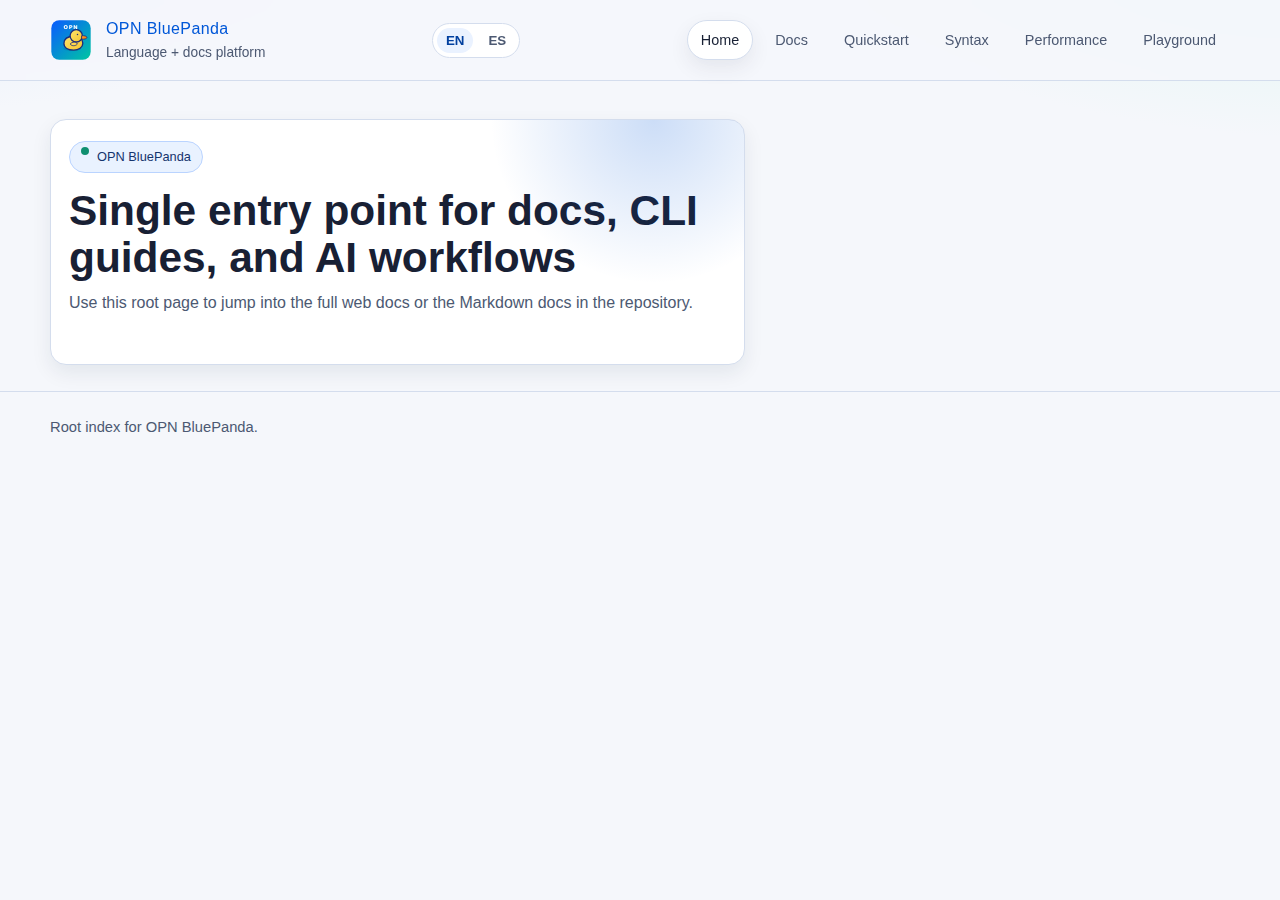
<file: index.html>
﻿<!doctype html>
<html lang="en">
<head>
  <meta charset="utf-8" />
  <meta name="viewport" content="width=device-width, initial-scale=1" />
  <title>OPN BluePanda | Home</title>
  <meta name="description" content="Root landing page for OPN BluePanda documentation and web tools." />
  <link rel="icon" type="image/svg+xml" href="docs/html/assets/logo-opn.svg" />
  <link rel="stylesheet" href="docs/html/styles.css" />
</head>
<body>
  <div class="site-shell">
    <header class="topbar"><div class="container topbar-inner">
      <a class="brand" href="index.html"><img class="brand-icon" src="docs/html/assets/logo-opn.svg" alt="OPN logo" /><div><p class="brand-title">OPN BluePanda</p><p class="brand-subtitle" data-i18n="brand_subtitle">Language + docs platform</p></div></a>
      <div class="topbar-actions"><div class="lang-toggle"><button type="button" data-lang-switch="en">EN</button><button type="button" data-lang-switch="es">ES</button></div><button class="menu-toggle" data-menu-toggle aria-expanded="false" aria-controls="main-nav" data-i18n="menu_btn">Menu</button></div>
      <nav id="main-nav" class="nav" data-main-nav><a href="index.html" data-i18n="nav_home">Home</a><a href="docs/html/index.html" data-i18n="nav_docs">Docs</a><a href="docs/html/quickstart.html" data-i18n="nav_quickstart">Quickstart</a><a href="docs/html/syntax.html" data-i18n="nav_syntax">Syntax</a><a href="docs/html/performance.html" data-i18n="nav_perf">Performance</a><a href="docs/html/playground.html" data-i18n="nav_playground">Playground</a></nav>
    </div></header>

    <section class="hero"><div class="container hero-grid">
      <article class="panel hero-panel float-in"><span class="kicker"><span class="pulse-dot" aria-hidden="true"></span> OPN BluePanda</span><h1 class="page-title" data-i18n="title">Single entry point for docs, CLI guides, and AI workflows</h1><p class="page-intro" data-i18n="intro">Use this root page to jump into the full web docs or the Markdown docs in the repository.</p></article>
      <aside class="panel reveal"><h2 data-i18n="quick_access">Quick links</h2><ul class="list-clean"><li><a href="docs/html/index.html" data-i18n="acc_1">Main docs portal</a></li><li><a href="docs/html/cli.html">CLI</a></li><li><a href="docs/html/ia-form.html" data-i18n="acc_2">AI prompt guide</a></li><li><a href="README.md" data-i18n="acc_3">Repository README</a></li></ul></aside>
    </div></section>

    <footer class="footer"><div class="container" data-i18n="footer">Root index for OPN BluePanda.</div></footer>
  </div>

  <script>
    window.OPN_I18N = {
      en: {
        brand_subtitle: 'Language + docs platform', menu_btn: 'Menu', nav_home: 'Home', nav_docs: 'Docs', nav_quickstart: 'Quickstart', nav_syntax: 'Syntax', nav_perf: 'Performance', nav_playground: 'Playground',
        title: 'Single entry point for docs, CLI guides, and AI workflows', intro: 'Use this root page to jump into the full web docs or the Markdown docs in the repository.',
        quick_access: 'Quick links', acc_1: 'Main docs portal', acc_2: 'AI prompt guide', acc_3: 'Repository README', footer: 'Root index for OPN BluePanda.', copied: 'Copied', copy_error: 'Error'
      },
      es: {
        brand_subtitle: 'Plataforma de lenguaje y documentacion', menu_btn: 'Menu', nav_home: 'Inicio', nav_docs: 'Docs', nav_quickstart: 'Inicio rapido', nav_syntax: 'Sintaxis', nav_perf: 'Rendimiento', nav_playground: 'Playground',
        title: 'Punto unico de entrada para docs, CLI y flujos IA', intro: 'Usa esta pagina raiz para entrar a la web de documentacion o a los Markdown del repositorio.',
        quick_access: 'Enlaces rapidos', acc_1: 'Portal principal de docs', acc_2: 'Guia de prompt IA', acc_3: 'README del repositorio', footer: 'Indice raiz de OPN BluePanda.', copied: 'Copiado', copy_error: 'Error'
      }
    };
  </script>
  <script src="docs/html/js/main.js"></script>
  <script src="docs/html/js/docs.js"></script>
</body>
</html>
</file>
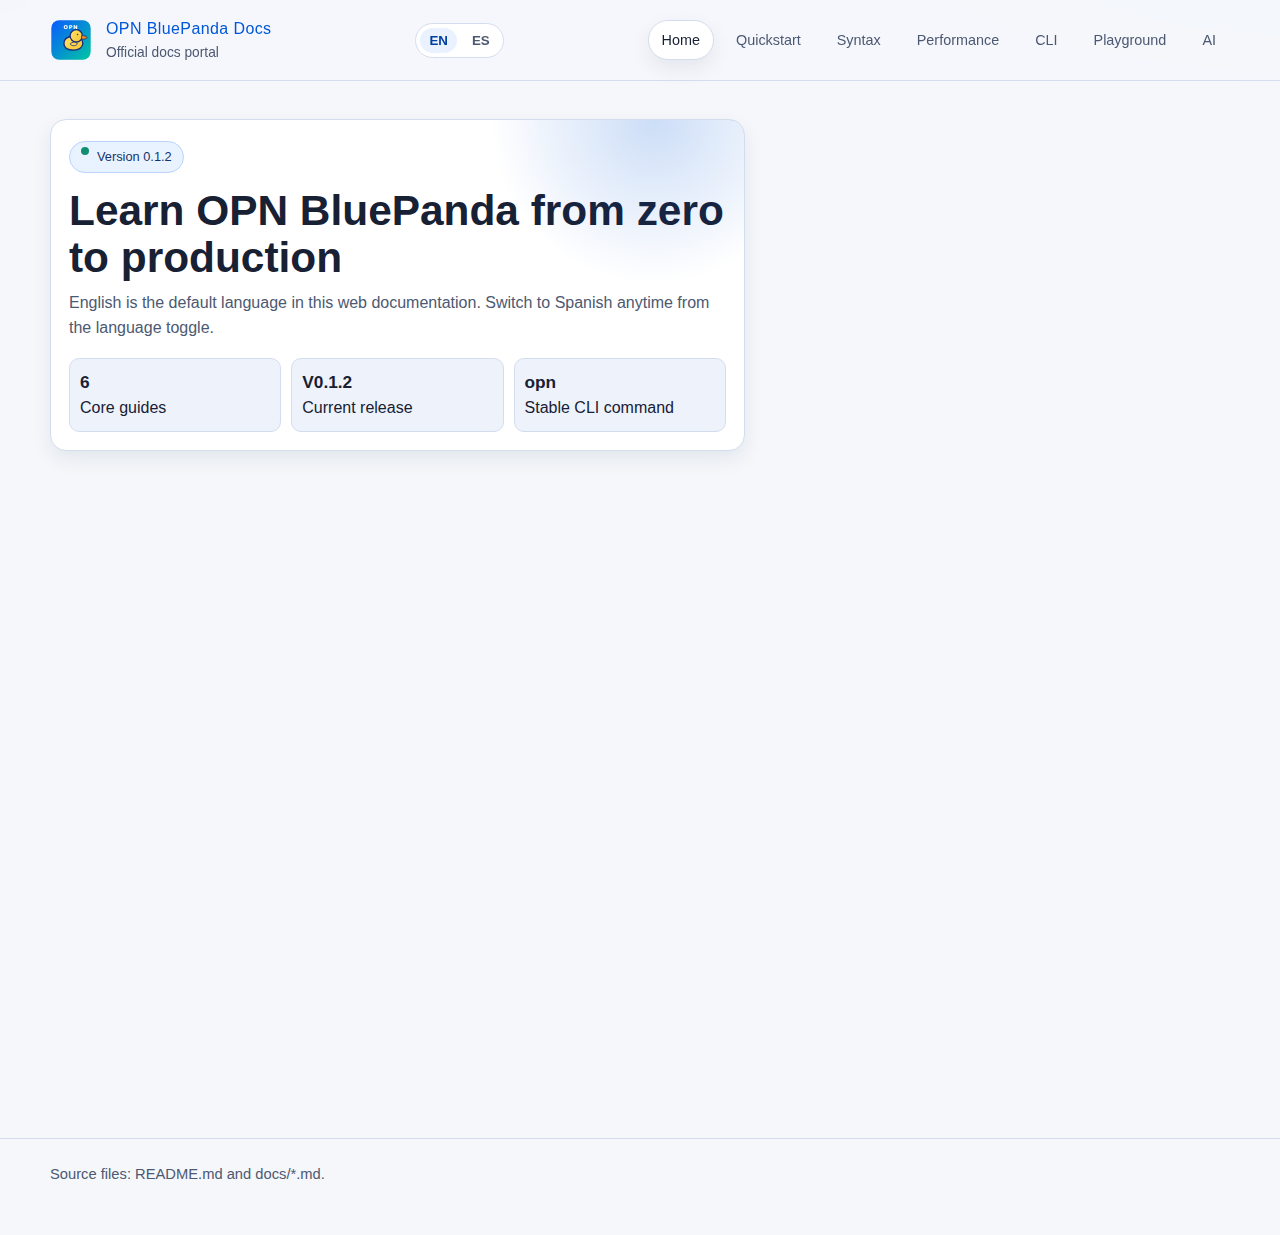
<file: docs/html/index.html>
﻿<!doctype html>
<html lang="en">
<head>
  <meta charset="utf-8" />
  <meta name="viewport" content="width=device-width, initial-scale=1" />
  <title>OPN BluePanda Docs | Home</title>
  <meta name="description" content="Official OPN BluePanda documentation portal. English first, Spanish optional." />
  <link rel="icon" type="image/svg+xml" href="assets/logo-opn.svg" />
  <link rel="stylesheet" href="styles.css" />
</head>
<body data-page="docs-home">
  <div class="site-shell">
    <header class="topbar">
      <div class="container topbar-inner">
        <a class="brand" href="index.html" aria-label="OPN BluePanda docs">
          <img class="brand-icon" src="assets/logo-opn.svg" alt="OPN logo" />
          <div>
            <p class="brand-title">OPN BluePanda Docs</p>
            <p class="brand-subtitle" data-i18n="brand_subtitle">Official docs portal</p>
          </div>
        </a>

        <div class="topbar-actions">
          <div class="lang-toggle" aria-label="Language switcher">
            <button type="button" data-lang-switch="en">EN</button>
            <button type="button" data-lang-switch="es">ES</button>
          </div>
          <button class="menu-toggle" data-menu-toggle aria-expanded="false" aria-controls="main-nav" data-i18n="menu_btn">Menu</button>
        </div>

        <nav id="main-nav" class="nav" data-main-nav>
          <a href="index.html" data-i18n="nav_home">Home</a>
          <a href="quickstart.html" data-i18n="nav_quickstart">Quickstart</a>
          <a href="syntax.html" data-i18n="nav_syntax">Syntax</a>
          <a href="performance.html" data-i18n="nav_perf">Performance</a>
          <a href="cli.html">CLI</a>
          <a href="playground.html" data-i18n="nav_playground">Playground</a>
          <a href="ia-form.html" data-i18n="nav_ai">AI</a>
        </nav>
      </div>
    </header>

    <section class="hero">
      <div class="container hero-grid">
        <article class="panel hero-panel float-in">
          <span class="kicker"><span class="pulse-dot" aria-hidden="true"></span> <span data-i18n="kicker">Version 0.1.2</span></span>
          <h1 class="page-title" data-i18n="hero_title">Learn OPN BluePanda from zero to production</h1>
          <p class="page-intro" data-i18n="hero_intro">English is the default language in this web documentation. Switch to Spanish anytime from the language toggle.</p>
          <div class="stat-row">
            <div class="stat"><strong>6</strong><span data-i18n="stat_pages">Core guides</span></div>
            <div class="stat"><strong>V0.1.2</strong><span data-i18n="stat_version">Current release</span></div>
            <div class="stat"><strong>opn</strong><span data-i18n="stat_cli">Stable CLI command</span></div>
          </div>
        </article>

        <aside class="panel reveal">
          <div class="icon-title">
            <svg class="icon" aria-hidden="true"><use href="assets/icons.svg#i-book"></use></svg>
            <h2 data-i18n="routes_title">Recommended path</h2>
          </div>
          <ul class="list-clean">
            <li data-i18n="route_1" data-i18n-html="1">Start with <a href="quickstart.html">Quickstart</a>.</li>
            <li data-i18n="route_2" data-i18n-html="1">Review language rules in <a href="syntax.html">Syntax</a>.</li>
            <li data-i18n="route_3" data-i18n-html="1">Master commands in <a href="cli.html">CLI</a>.</li>
            <li data-i18n="route_4" data-i18n-html="1">Read optimization tips in <a href="performance.html">Performance</a>.</li>
            <li data-i18n="route_5" data-i18n-html="1">Use the long AI template in <a href="ia-form.html">AI Prompt</a>.</li>
          </ul>
        </aside>
      </div>
    </section>

    <main class="page-main">
      <div class="container">
        <section class="section section-grid grid-3">
          <article class="card hover-lift reveal">
            <div class="icon-title"><svg class="icon"><use href="assets/icons.svg#i-play"></use></svg><h3 data-i18n="card_q_title">Quickstart</h3></div>
            <p data-i18n="card_q_desc">Create, run, compile and package your first project.</p>
            <p><a href="quickstart.html" data-i18n="open_guide">Open guide</a></p>
          </article>

          <article class="card hover-lift reveal">
            <div class="icon-title"><svg class="icon"><use href="assets/icons.svg#i-code"></use></svg><h3 data-i18n="card_s_title">Syntax</h3></div>
            <p data-i18n="card_s_desc">Supported grammar, control flow, functions, classes and imports.</p>
            <p><a href="syntax.html" data-i18n="see_syntax">View syntax</a></p>
          </article>

          <article class="card hover-lift reveal">
            <div class="icon-title"><svg class="icon"><use href="assets/icons.svg#i-speed"></use></svg><h3 data-i18n="card_p_title">Performance</h3></div>
            <p data-i18n="card_p_desc">Practical rules to keep programs fast and maintainable.</p>
            <p><a href="performance.html" data-i18n="optimize_now">Read performance guide</a></p>
          </article>
        </section>

        <section class="section card reveal">
          <h2 data-i18n="example_title">Minimal OPN example</h2>
          <p class="page-intro" data-i18n="example_intro">Use this snippet to validate your runtime installation.</p>
          <p class="code-block-title">hello.opn</p>
          <pre id="home-code"><code>var name = "BluePanda";

function greet(person) {
    return "Hello, " + person + "!";
}

print(greet(name));</code></pre>
          <button class="btn-copy" data-copy-target="#home-code" data-i18n="copy_snippet">Copy snippet</button>
        </section>
      </div>
    </main>

    <footer class="footer">
      <div class="container" data-i18n="footer_note">Source files: README.md and docs/*.md.</div>
    </footer>
  </div>

  <script>
    window.OPN_I18N = {
      en: {
        brand_subtitle: 'Official docs portal',
        menu_btn: 'Menu',
        nav_home: 'Home',
        nav_quickstart: 'Quickstart',
        nav_syntax: 'Syntax',
        nav_perf: 'Performance',
        nav_playground: 'Playground',
        nav_ai: 'AI',
        kicker: 'Version 0.1.2',
        hero_title: 'Learn OPN BluePanda from zero to production',
        hero_intro: 'English is the default language in this web documentation. Switch to Spanish anytime from the language toggle.',
        stat_pages: 'Core guides',
        stat_version: 'Current release',
        stat_cli: 'Stable CLI command',
        routes_title: 'Recommended path',
        route_1: 'Start with <a href="quickstart.html">Quickstart</a>.',
        route_2: 'Review language rules in <a href="syntax.html">Syntax</a>.',
        route_3: 'Master commands in <a href="cli.html">CLI</a>.',
        route_4: 'Read optimization tips in <a href="performance.html">Performance</a>.',
        route_5: 'Use the long AI template in <a href="ia-form.html">AI Prompt</a>.',
        card_q_title: 'Quickstart',
        card_q_desc: 'Create, run, compile and package your first project.',
        open_guide: 'Open guide',
        card_s_title: 'Syntax',
        card_s_desc: 'Supported grammar, control flow, functions, classes and imports.',
        see_syntax: 'View syntax',
        card_p_title: 'Performance',
        card_p_desc: 'Practical rules to keep programs fast and maintainable.',
        optimize_now: 'Read performance guide',
        example_title: 'Minimal OPN example',
        example_intro: 'Use this snippet to validate your runtime installation.',
        copy_snippet: 'Copy snippet',
        footer_note: 'Source files: README.md and docs/*.md.',
        copied: 'Copied',
        copy_error: 'Error'
      },
      es: {
        brand_subtitle: 'Portal oficial de documentacion',
        menu_btn: 'Menu',
        nav_home: 'Inicio',
        nav_quickstart: 'Inicio rapido',
        nav_syntax: 'Sintaxis',
        nav_perf: 'Rendimiento',
        nav_playground: 'Playground',
        nav_ai: 'IA',
        kicker: 'Version 0.1.2',
        hero_title: 'Aprende OPN BluePanda desde cero hasta produccion',
        hero_intro: 'El idioma principal de esta web es ingles. Puedes cambiar a espanol con el selector de idioma.',
        stat_pages: 'Guias principales',
        stat_version: 'Version actual',
        stat_cli: 'Comando CLI estable',
        routes_title: 'Ruta recomendada',
        route_1: 'Empieza por <a href="quickstart.html">Inicio rapido</a>.',
        route_2: 'Revisa las reglas en <a href="syntax.html">Sintaxis</a>.',
        route_3: 'Domina comandos en <a href="cli.html">CLI</a>.',
        route_4: 'Lee optimizacion en <a href="performance.html">Rendimiento</a>.',
        route_5: 'Usa el prompt largo en <a href="ia-form.html">Prompt IA</a>.',
        card_q_title: 'Inicio rapido',
        card_q_desc: 'Crea, ejecuta, compila y empaqueta tu primer proyecto.',
        open_guide: 'Abrir guia',
        card_s_title: 'Sintaxis',
        card_s_desc: 'Gramatica soportada, flujo, funciones, clases e imports.',
        see_syntax: 'Ver sintaxis',
        card_p_title: 'Rendimiento',
        card_p_desc: 'Reglas practicas para mantener programas rapidos y mantenibles.',
        optimize_now: 'Leer guia de rendimiento',
        example_title: 'Ejemplo minimo OPN',
        example_intro: 'Usa este snippet para validar tu instalacion.',
        copy_snippet: 'Copiar snippet',
        footer_note: 'Fuentes: README.md y docs/*.md.',
        copied: 'Copiado',
        copy_error: 'Error'
      }
    };
  </script>
  <script src="js/main.js"></script>
  <script src="js/docs.js"></script>
</body>
</html>
</file>
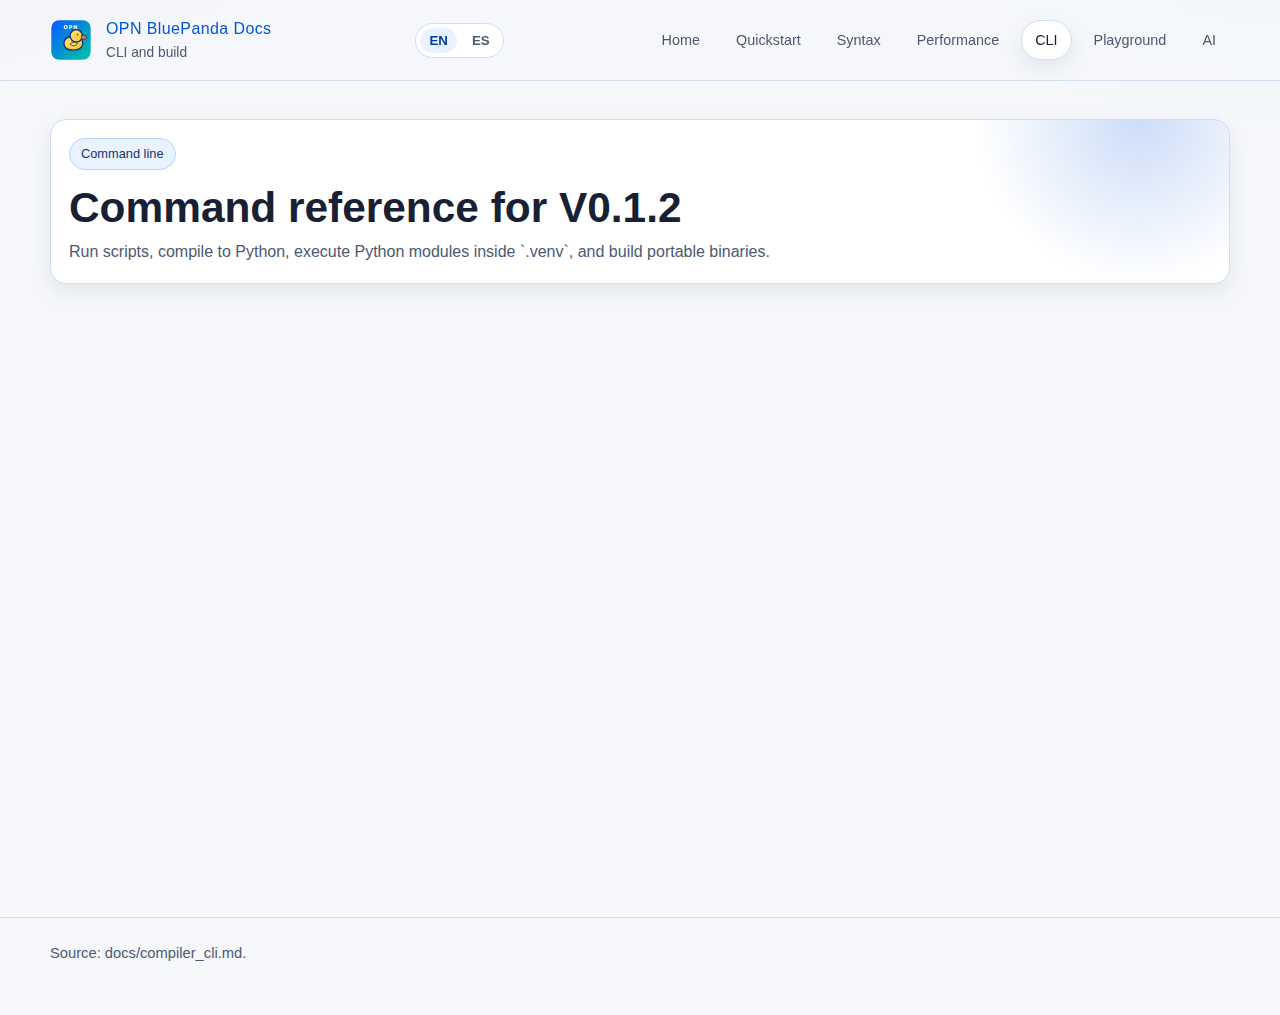
<file: docs/html/cli.html>
﻿<!doctype html>
<html lang="en">
<head>
  <meta charset="utf-8" />
  <meta name="viewport" content="width=device-width, initial-scale=1" />
  <title>OPN BluePanda Docs | CLI</title>
  <meta name="description" content="CLI reference for OPN BluePanda: run, compile, venv module proxy, and build." />
  <link rel="icon" type="image/svg+xml" href="assets/logo-opn.svg" />
  <link rel="stylesheet" href="styles.css" />
</head>
<body>
  <div class="site-shell">
    <header class="topbar"><div class="container topbar-inner">
      <a class="brand" href="index.html"><img class="brand-icon" src="assets/logo-opn.svg" alt="OPN logo" /><div><p class="brand-title">OPN BluePanda Docs</p><p class="brand-subtitle" data-i18n="brand_subtitle">CLI and build</p></div></a>
      <div class="topbar-actions"><div class="lang-toggle"><button type="button" data-lang-switch="en">EN</button><button type="button" data-lang-switch="es">ES</button></div><button class="menu-toggle" data-menu-toggle aria-expanded="false" aria-controls="main-nav" data-i18n="menu_btn">Menu</button></div>
      <nav id="main-nav" class="nav" data-main-nav><a href="index.html" data-i18n="nav_home">Home</a><a href="quickstart.html" data-i18n="nav_quickstart">Quickstart</a><a href="syntax.html" data-i18n="nav_syntax">Syntax</a><a href="performance.html" data-i18n="nav_perf">Performance</a><a href="cli.html">CLI</a><a href="playground.html" data-i18n="nav_playground">Playground</a><a href="ia-form.html" data-i18n="nav_ai">AI</a></nav>
    </div></header>

    <main class="page-main"><div class="container">
      <section class="hero"><article class="panel hero-panel"><span class="kicker">Command line</span><h1 class="page-title" data-i18n="title">Command reference for V0.1.2</h1><p class="page-intro" data-i18n="intro">Run scripts, compile to Python, execute Python modules inside `.venv`, and build portable binaries.</p></article></section>

      <section class="section section-grid grid-2" data-command-group>
        <article class="card reveal"><h2 data-i18n="basic">Core commands</h2><div class="command-tabs" data-command-tabs><button class="command-tab is-active" data-tab-target="cli-run">run</button><button class="command-tab" data-tab-target="cli-compile">compile</button><button class="command-tab" data-tab-target="cli-build">build</button></div><div id="cli-run" class="command-panel is-active"><pre><code>opn app.opn
opn run app.opn</code></pre></div><div id="cli-compile" class="command-panel"><pre><code>opn compile app.opn -o app.py
python app.py</code></pre></div><div id="cli-build" class="command-panel"><pre><code>opn build app.opn -o dist/app</code></pre></div></article>
        <article class="card reveal"><h2 data-i18n="venv">Environment modules</h2><pre id="cli-code-1"><code>opn -m pip install requests
opn -m pip list
opn -m pip --version</code></pre><button class="btn-copy" data-copy-target="#cli-code-1" data-i18n="copy">Copy</button></article>
      </section>

      <section class="section card reveal">
        <h2 data-i18n="pack">Portable build output</h2>
        <pre id="cli-code-2"><code>opn build game.opn
# dist/game.exe on Windows
# dist/game on Linux/macOS</code></pre>
        <button class="btn-copy" data-copy-target="#cli-code-2" data-i18n="copy">Copy</button>
      </section>
    </div></main>

    <footer class="footer"><div class="container" data-i18n="footer">Source: docs/compiler_cli.md.</div></footer>
  </div>

  <script>
    window.OPN_I18N = {
      en: {
        brand_subtitle: 'CLI and build', menu_btn: 'Menu', nav_home: 'Home', nav_quickstart: 'Quickstart', nav_syntax: 'Syntax', nav_perf: 'Performance', nav_playground: 'Playground', nav_ai: 'AI',
        title: 'Command reference for V0.1.2', intro: 'Run scripts, compile to Python, execute Python modules inside `.venv`, and build portable binaries.',
        basic: 'Core commands', venv: 'Environment modules', pack: 'Portable build output', copy: 'Copy',
        footer: 'Source: docs/compiler_cli.md.', copied: 'Copied', copy_error: 'Error'
      },
      es: {
        brand_subtitle: 'CLI y build', menu_btn: 'Menu', nav_home: 'Inicio', nav_quickstart: 'Inicio rapido', nav_syntax: 'Sintaxis', nav_perf: 'Rendimiento', nav_playground: 'Playground', nav_ai: 'IA',
        title: 'Referencia de comandos para V0.1.2', intro: 'Ejecuta scripts, compila a Python, lanza modulos dentro de `.venv` y genera binarios portables.',
        basic: 'Comandos base', venv: 'Modulos del entorno', pack: 'Salida de build portable', copy: 'Copiar',
        footer: 'Fuente: docs/compiler_cli.md.', copied: 'Copiado', copy_error: 'Error'
      }
    };
  </script>
  <script src="js/main.js"></script>
  <script src="js/docs.js"></script>
</body>
</html>
</file>
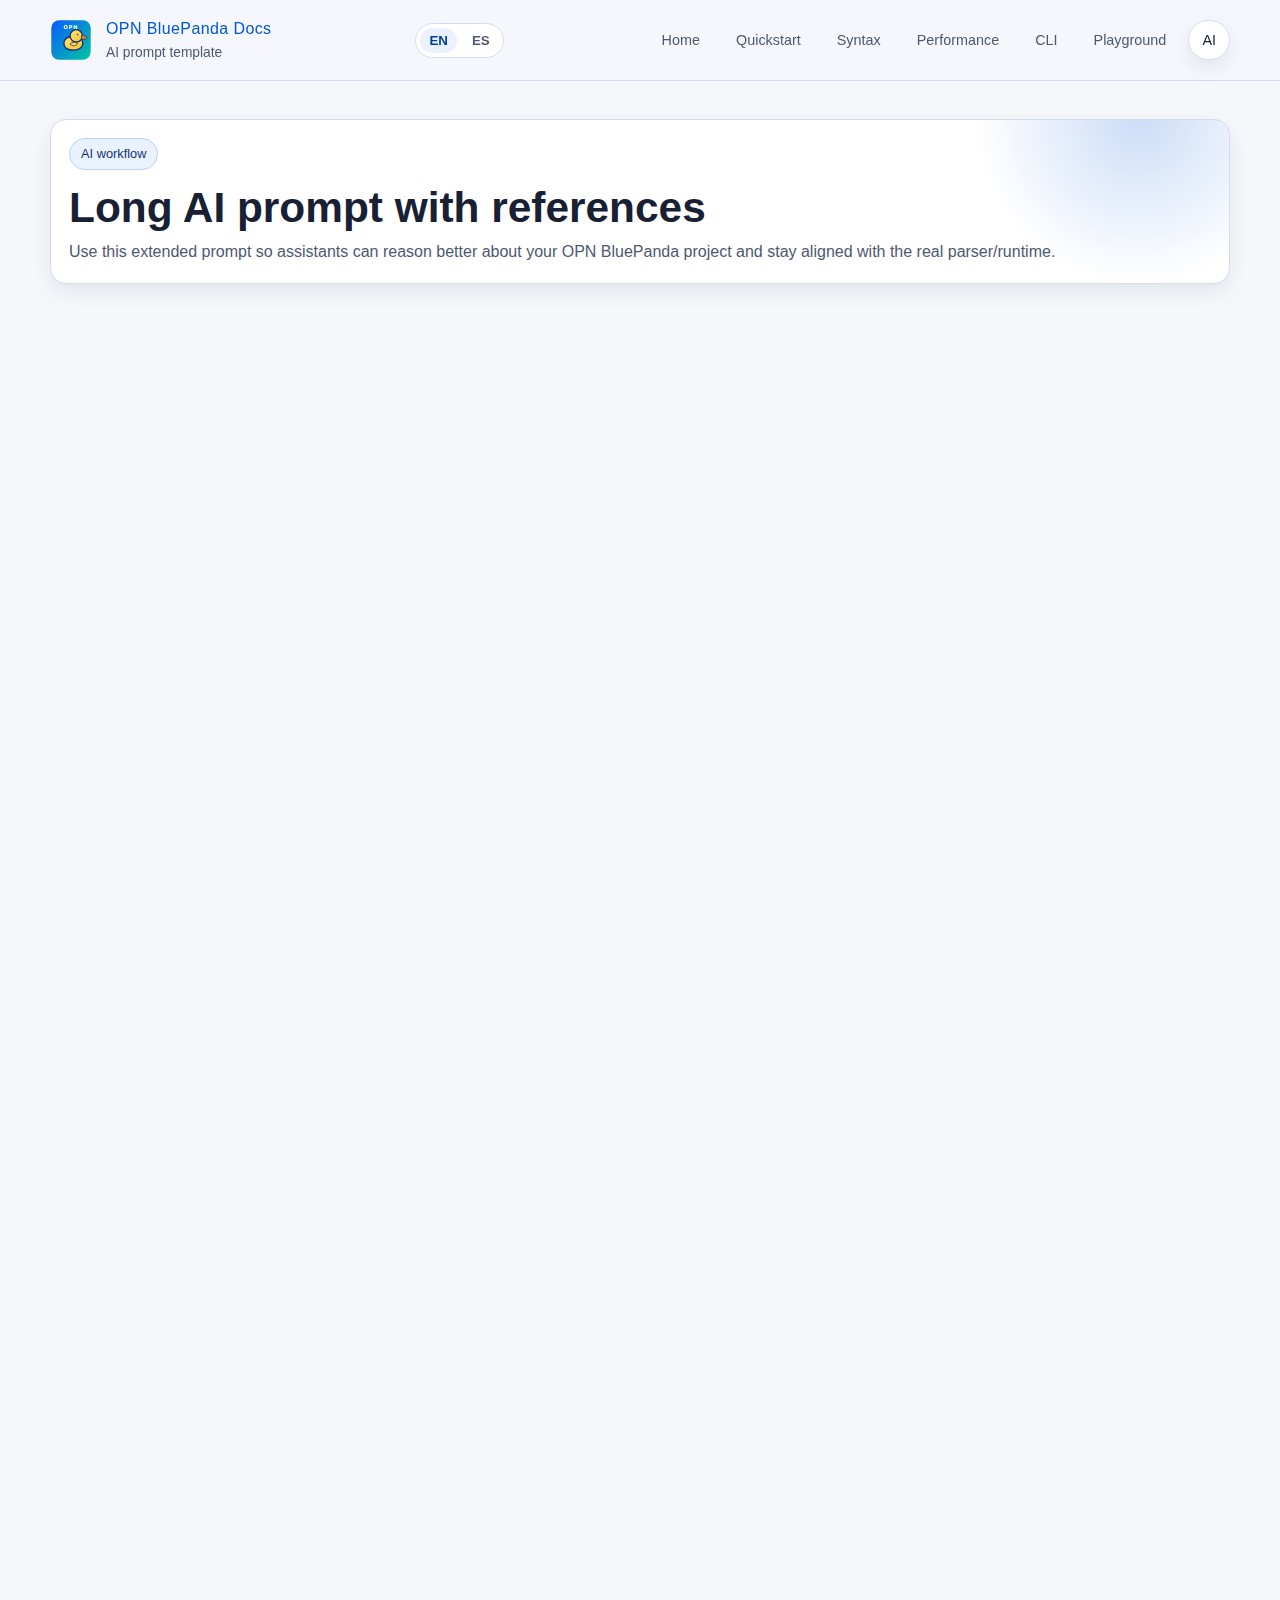
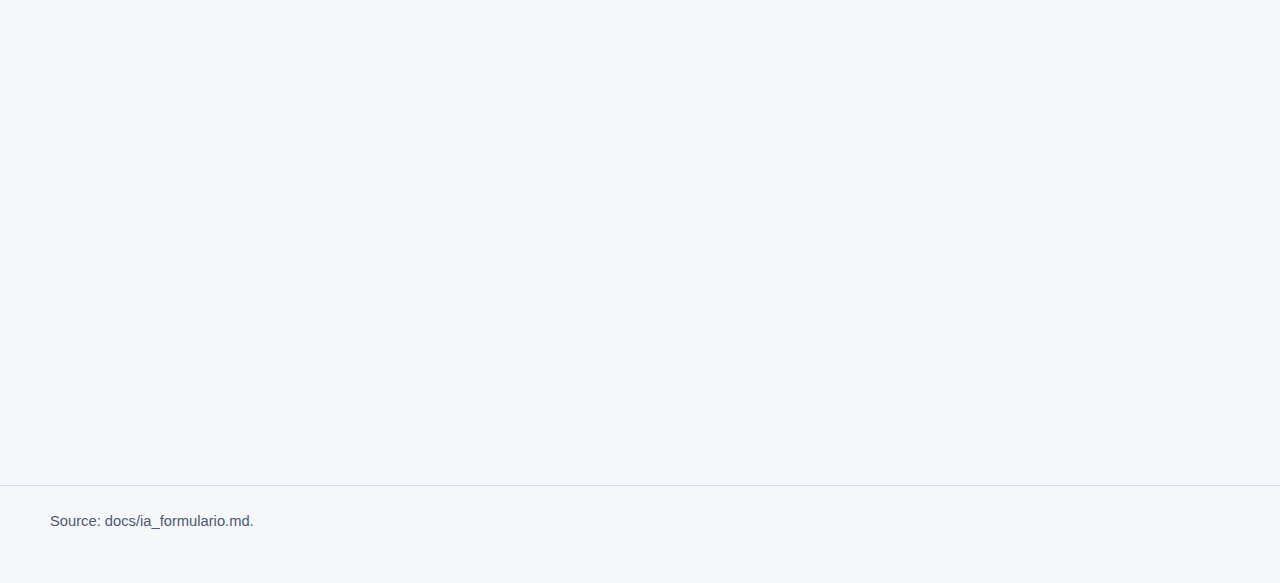
<file: docs/html/ia-form.html>
﻿<!doctype html>
<html lang="en">
<head>
  <meta charset="utf-8" />
  <meta name="viewport" content="width=device-width, initial-scale=1" />
  <title>OPN BluePanda Docs | AI Prompt</title>
  <meta name="description" content="Long-form AI prompt template with references for OPN BluePanda projects." />
  <link rel="icon" type="image/svg+xml" href="assets/logo-opn.svg" />
  <link rel="stylesheet" href="styles.css" />
</head>
<body>
  <div class="site-shell">
    <header class="topbar"><div class="container topbar-inner">
      <a class="brand" href="index.html"><img class="brand-icon" src="assets/logo-opn.svg" alt="OPN logo" /><div><p class="brand-title">OPN BluePanda Docs</p><p class="brand-subtitle" data-i18n="brand_subtitle">AI prompt template</p></div></a>
      <div class="topbar-actions"><div class="lang-toggle"><button type="button" data-lang-switch="en">EN</button><button type="button" data-lang-switch="es">ES</button></div><button class="menu-toggle" data-menu-toggle aria-expanded="false" aria-controls="main-nav" data-i18n="menu_btn">Menu</button></div>
      <nav id="main-nav" class="nav" data-main-nav><a href="index.html" data-i18n="nav_home">Home</a><a href="quickstart.html" data-i18n="nav_quickstart">Quickstart</a><a href="syntax.html" data-i18n="nav_syntax">Syntax</a><a href="performance.html" data-i18n="nav_perf">Performance</a><a href="cli.html">CLI</a><a href="playground.html" data-i18n="nav_playground">Playground</a><a href="ia-form.html" data-i18n="nav_ai">AI</a></nav>
    </div></header>

    <main class="page-main"><div class="container">
      <section class="hero"><article class="panel hero-panel"><span class="kicker">AI workflow</span><h1 class="page-title" data-i18n="title">Long AI prompt with references</h1><p class="page-intro" data-i18n="intro">Use this extended prompt so assistants can reason better about your OPN BluePanda project and stay aligned with the real parser/runtime.</p></article></section>

      <section class="section card reveal">
        <h2 data-i18n="prompt_title">Prompt (copy and customize)</h2>
        <pre id="ai-prompt"><code>You are a technical assistant specialized in OPN BluePanda (version 0.1.2).

Mission:
- Help me write, debug, optimize, and document OPN code.
- Prioritize accurate behavior based on current project capabilities.

Repository context:
- Language name: OPN BluePanda
- Stable CLI command: opn
- Runtime model: OPN transpiles to Python and executes on Python runtime.
- Main command set:
  - opn app.opn
  - opn run app.opn
  - opn compile app.opn -o app.py
  - opn -m pip install &lt;package&gt;
  - opn build app.opn -o dist/app

Environment behavior:
- Project-local .venv is used.
- Missing imports may trigger dependency auto-install.
- Dependencies are recorded in opn.json.
- Build command uses PyInstaller in .venv.

Supported syntax (authoritative):
- var, function, func, class, if, else, while, for, return
- true, false, null, this
- import, from, as

Constraints:
- Do not assume unsupported grammar features as available.
- If proposing new features, clearly label them as "proposal".
- Keep examples executable under current syntax.

Reasoning process requirements:
1) Restate the user goal in one sentence.
2) Identify parser/runtime constraints that affect the solution.
3) Provide a minimal working OPN solution first.
4) Provide an optional improved version if needed.
5) Explain trade-offs briefly.

Output format:
- Summary
- OPN code
- Python equivalent (when useful)
- Common mistakes
- Next steps

Reference files to consult first:
1. README.md
2. docs/quickstart.md
3. docs/syntax.md
4. docs/compiler_cli.md
5. docs/performance.md
6. docs/ia_formulario.md

If context is missing, ask at most 3 direct questions.
</code></pre>
        <button class="btn-copy" data-copy-target="#ai-prompt" data-i18n="copy_prompt">Copy prompt</button>
      </section>

      <section class="section card reveal">
        <h2 data-i18n="tips_title">Prompt usage tips</h2>
        <ul class="list-clean">
          <li data-i18n="tip1">Include exact errors and the full `.opn` snippet.</li>
          <li data-i18n="tip2">Tell the assistant if you target learning, prototyping, or production.</li>
          <li data-i18n="tip3">Ask for tests/examples that match current parser support.</li>
        </ul>
      </section>
    </div></main>

    <footer class="footer"><div class="container" data-i18n="footer">Source: docs/ia_formulario.md.</div></footer>
  </div>

  <script>
    window.OPN_I18N = {
      en: {
        brand_subtitle: 'AI prompt template', menu_btn: 'Menu', nav_home: 'Home', nav_quickstart: 'Quickstart', nav_syntax: 'Syntax', nav_perf: 'Performance', nav_playground: 'Playground', nav_ai: 'AI',
        title: 'Long AI prompt with references', intro: 'Use this extended prompt so assistants can reason better about your OPN BluePanda project and stay aligned with the real parser/runtime.',
        prompt_title: 'Prompt (copy and customize)', copy_prompt: 'Copy prompt', tips_title: 'Prompt usage tips',
        tip1: 'Include exact errors and the full `.opn` snippet.', tip2: 'Tell the assistant if you target learning, prototyping, or production.', tip3: 'Ask for tests/examples that match current parser support.',
        footer: 'Source: docs/ia_formulario.md.', copied: 'Copied', copy_error: 'Error'
      },
      es: {
        brand_subtitle: 'Plantilla de prompt IA', menu_btn: 'Menu', nav_home: 'Inicio', nav_quickstart: 'Inicio rapido', nav_syntax: 'Sintaxis', nav_perf: 'Rendimiento', nav_playground: 'Playground', nav_ai: 'IA',
        title: 'Prompt largo para IA con referencias', intro: 'Usa este prompt extendido para que los asistentes razonen mejor sobre tu proyecto OPN BluePanda y respeten el parser/runtime real.',
        prompt_title: 'Prompt (copiar y personalizar)', copy_prompt: 'Copiar prompt', tips_title: 'Consejos de uso del prompt',
        tip1: 'Incluye errores exactos y el snippet `.opn` completo.', tip2: 'Indica si tu objetivo es aprendizaje, prototipo o produccion.', tip3: 'Pide ejemplos/tests que respeten el parser actual.',
        footer: 'Fuente: docs/ia_formulario.md.', copied: 'Copiado', copy_error: 'Error'
      }
    };
  </script>
  <script src="js/main.js"></script>
  <script src="js/docs.js"></script>
</body>
</html>
</file>
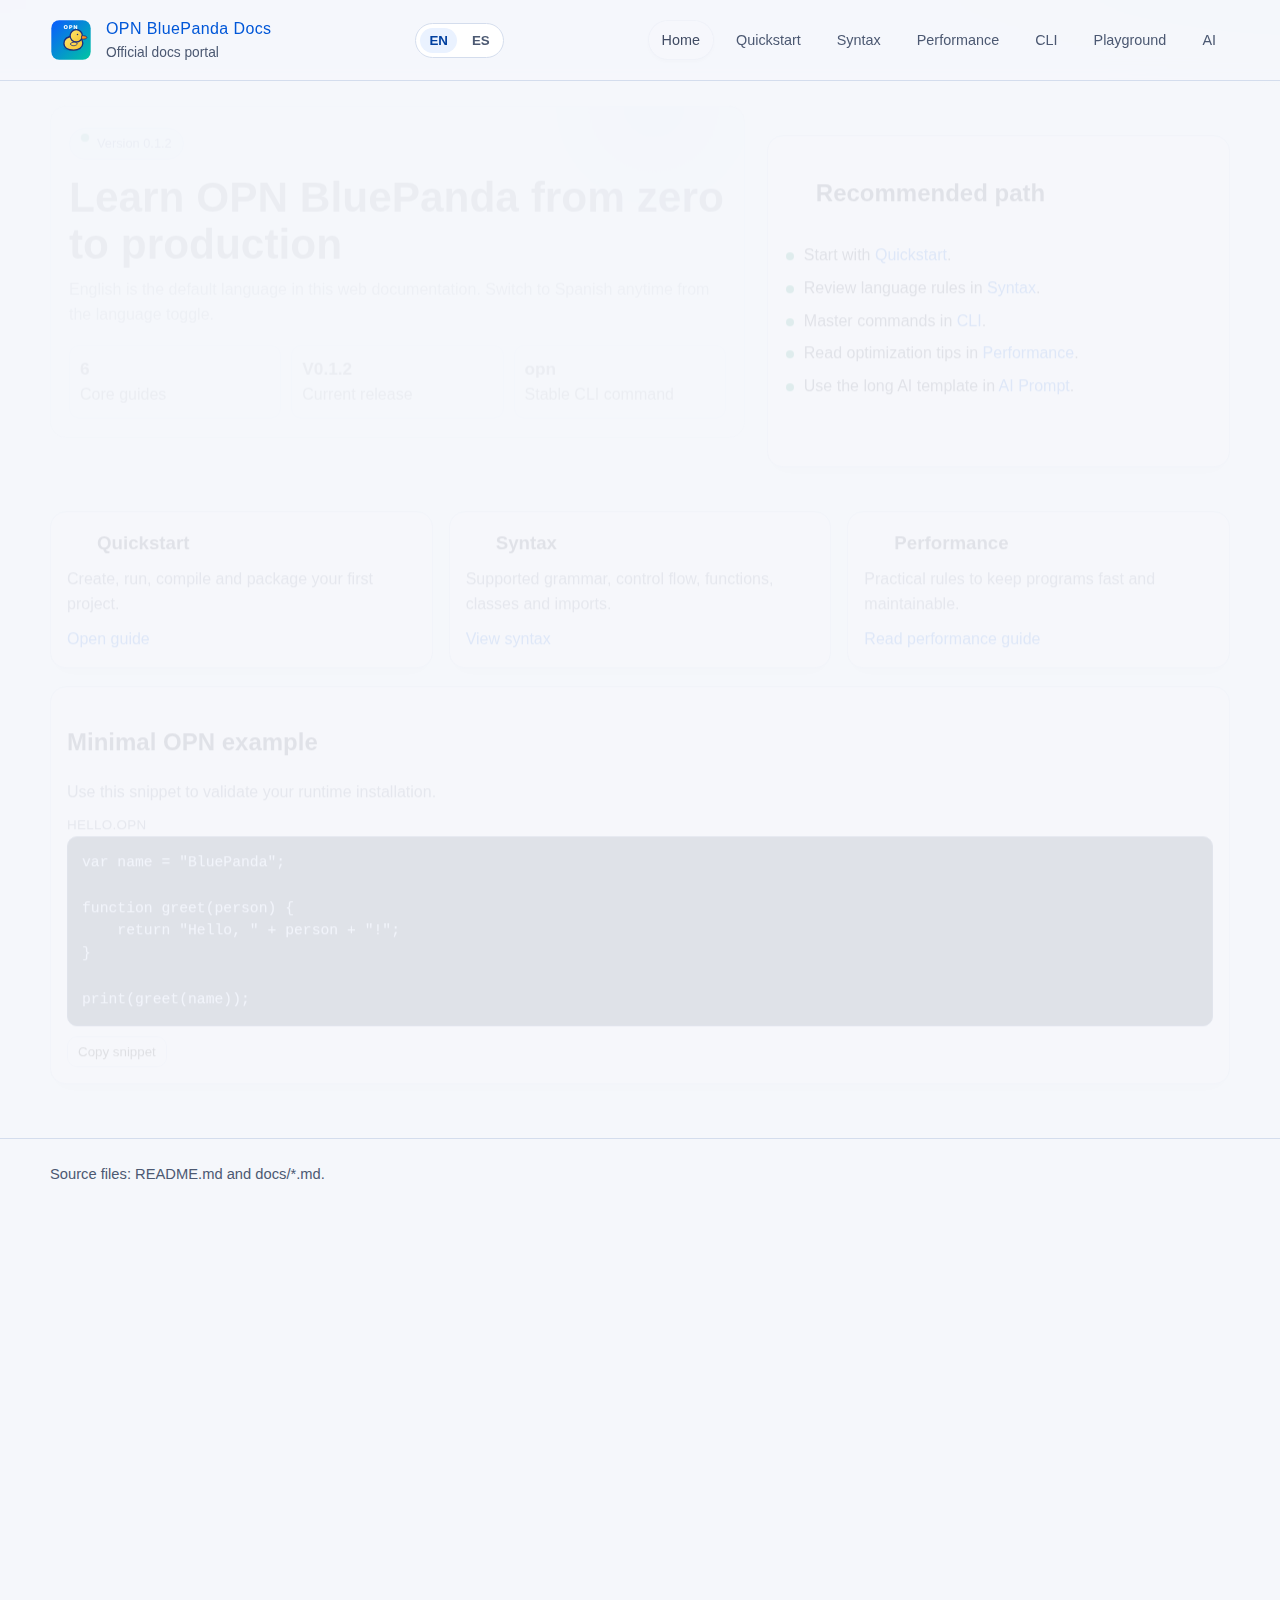
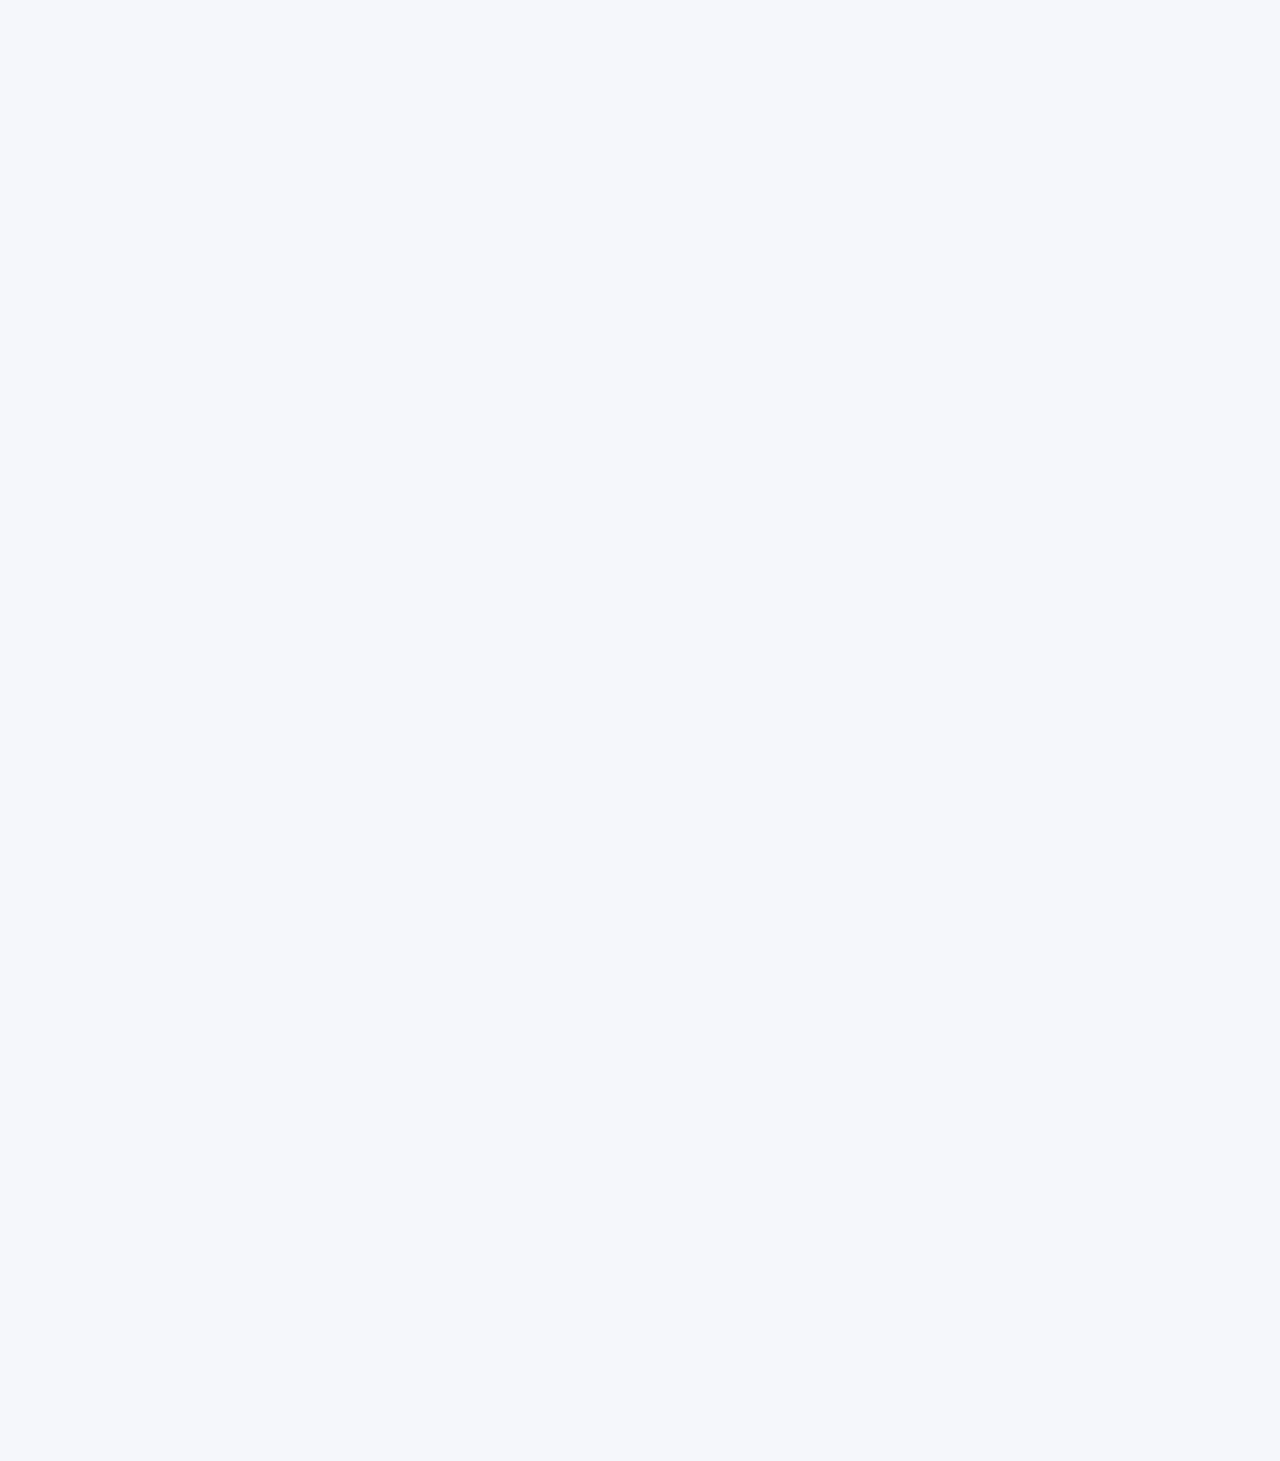
<file: docs/html/index_pro.html>
﻿<!doctype html>
<html lang="en">
<head>
  <meta charset="utf-8" />
  <meta http-equiv="refresh" content="0; url=index.html" />
  <meta name="viewport" content="width=device-width, initial-scale=1" />
  <title>Redirecting...</title>
</head>
<body>
  <p>Page moved. Go to <a href="index.html">docs/html/index.html</a>.</p>
</body>
</html>
</file>
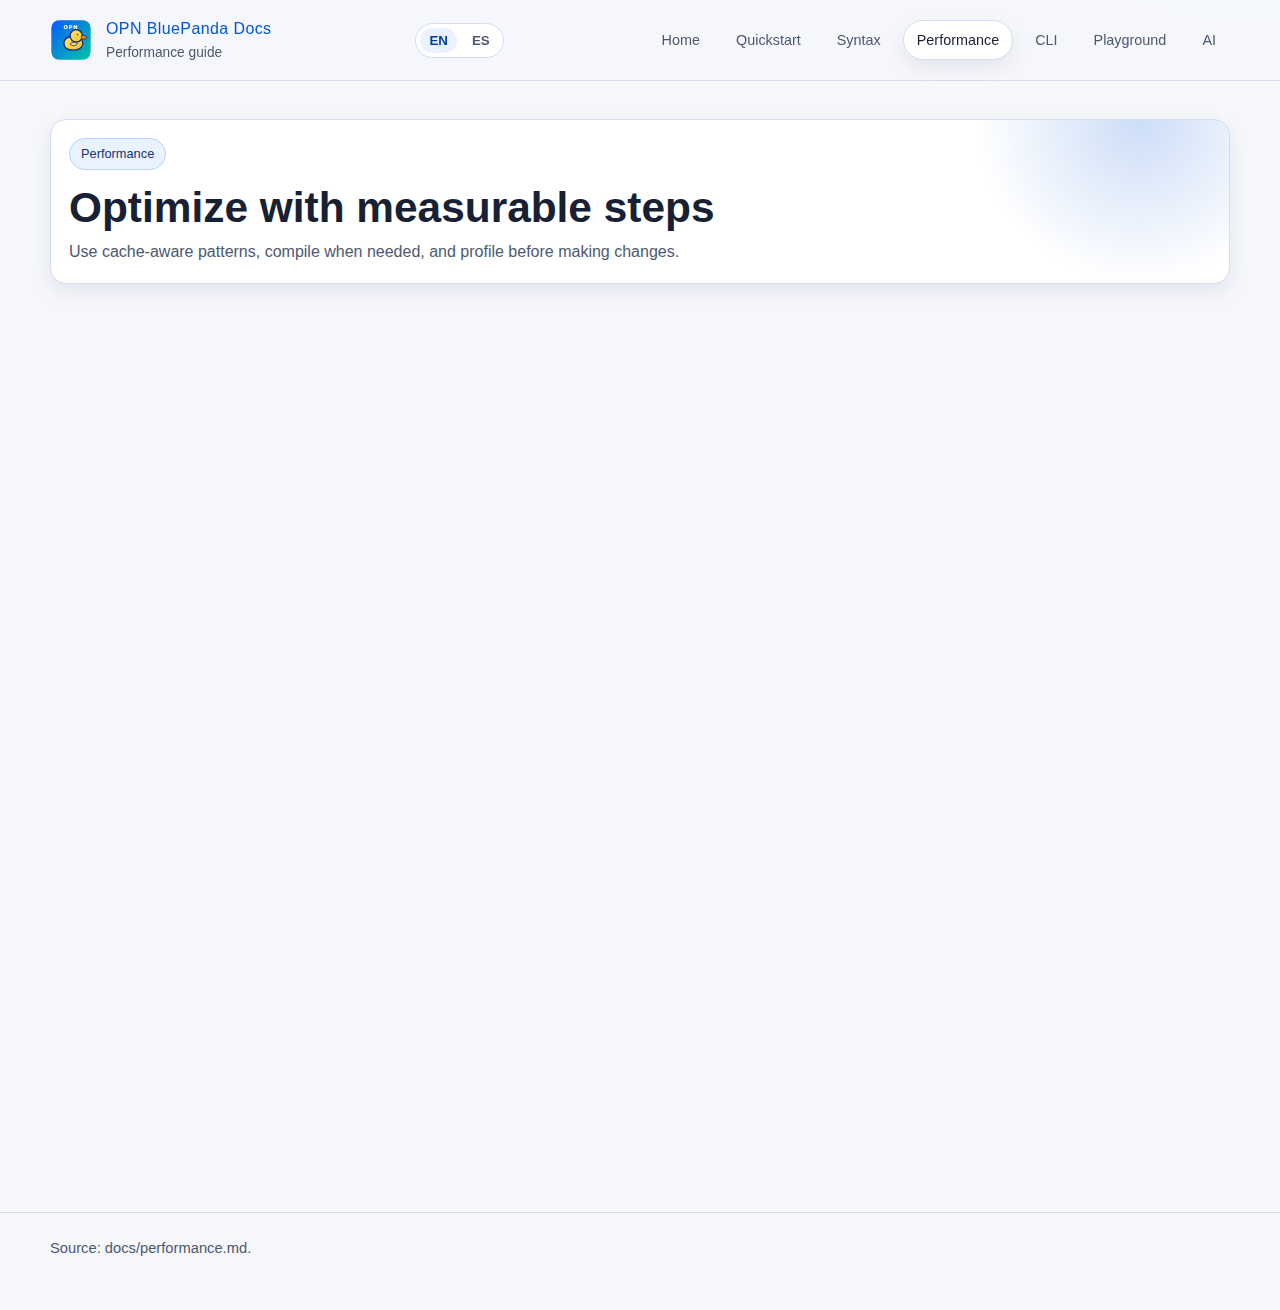
<file: docs/html/performance.html>
﻿<!doctype html>
<html lang="en">
<head>
  <meta charset="utf-8" />
  <meta name="viewport" content="width=device-width, initial-scale=1" />
  <title>OPN BluePanda Docs | Performance</title>
  <meta name="description" content="Performance guide and optimization checklist for OPN BluePanda." />
  <link rel="icon" type="image/svg+xml" href="assets/logo-opn.svg" />
  <link rel="stylesheet" href="styles.css" />
</head>
<body>
  <div class="site-shell">
    <header class="topbar"><div class="container topbar-inner">
      <a class="brand" href="index.html"><img class="brand-icon" src="assets/logo-opn.svg" alt="OPN logo" /><div><p class="brand-title">OPN BluePanda Docs</p><p class="brand-subtitle" data-i18n="brand_subtitle">Performance guide</p></div></a>
      <div class="topbar-actions"><div class="lang-toggle"><button type="button" data-lang-switch="en">EN</button><button type="button" data-lang-switch="es">ES</button></div><button class="menu-toggle" data-menu-toggle aria-expanded="false" aria-controls="main-nav" data-i18n="menu_btn">Menu</button></div>
      <nav id="main-nav" class="nav" data-main-nav><a href="index.html" data-i18n="nav_home">Home</a><a href="quickstart.html" data-i18n="nav_quickstart">Quickstart</a><a href="syntax.html" data-i18n="nav_syntax">Syntax</a><a href="performance.html" data-i18n="nav_perf">Performance</a><a href="cli.html">CLI</a><a href="playground.html" data-i18n="nav_playground">Playground</a><a href="ia-form.html" data-i18n="nav_ai">AI</a></nav>
    </div></header>

    <main class="page-main"><div class="container">
      <section class="hero"><article class="panel hero-panel"><span class="kicker" data-i18n="kicker">Performance</span><h1 class="page-title" data-i18n="title">Optimize with measurable steps</h1><p class="page-intro" data-i18n="intro">Use cache-aware patterns, compile when needed, and profile before making changes.</p></article></section>

      <section class="section section-grid grid-2">
        <article class="card reveal"><h2 data-i18n="built_title">Built-in optimizations</h2><ul class="list-clean"><li data-i18n="built_1">LRU caching for transpilation and compile stages.</li><li data-i18n="built_2">Interpreter reuse across repeated runs.</li><li data-i18n="built_3">Runtime execution on Python.</li></ul></article>
        <article class="card reveal"><h2 data-i18n="meter_title">Execution indicators</h2>
          <div class="progress"><div class="progress-label"><span data-i18n="m1">Hot reload loop</span><strong>95%</strong></div><div class="progress-track"><div class="progress-fill" data-progress="95"></div></div></div>
          <div class="progress"><div class="progress-label"><span data-i18n="m2">Iteration throughput</span><strong>90%</strong></div><div class="progress-track"><div class="progress-fill" data-progress="90"></div></div></div>
          <div class="progress"><div class="progress-label"><span data-i18n="m3">Object creation</span><strong>84%</strong></div><div class="progress-track"><div class="progress-fill" data-progress="84"></div></div></div>
        </article>
      </section>

      <section class="section section-grid grid-2">
        <article class="card reveal"><h2>DO</h2><pre id="p-code-1"><code>var n = items.length;
for (var i = 0; i < n; i = i + 1) {
  print(items[i]);
}</code></pre><button class="btn-copy" data-copy-target="#p-code-1" data-i18n="copy">Copy</button></article>
        <article class="card reveal"><h2>DON'T</h2><pre id="p-code-2"><code>for (var i = 0; i < items.length; i = i + 1) {
  print(items[i]);
}</code></pre><button class="btn-copy" data-copy-target="#p-code-2" data-i18n="copy">Copy</button></article>
      </section>

      <section class="section card reveal"><h2 data-i18n="prod_title">Production checklist</h2><pre id="p-code-3"><code>opn compile app.opn -o app.py
python -m cProfile -s cumtime app.py
opn build app.opn -o dist/app</code></pre><button class="btn-copy" data-copy-target="#p-code-3" data-i18n="copy">Copy</button></section>
    </div></main>

    <footer class="footer"><div class="container" data-i18n="footer">Source: docs/performance.md.</div></footer>
  </div>

  <script>
    window.OPN_I18N = {
      en: {
        brand_subtitle: 'Performance guide', menu_btn: 'Menu', nav_home: 'Home', nav_quickstart: 'Quickstart', nav_syntax: 'Syntax', nav_perf: 'Performance', nav_playground: 'Playground', nav_ai: 'AI',
        kicker: 'Performance', title: 'Optimize with measurable steps', intro: 'Use cache-aware patterns, compile when needed, and profile before making changes.',
        built_title: 'Built-in optimizations', built_1: 'LRU caching for transpilation and compile stages.', built_2: 'Interpreter reuse across repeated runs.', built_3: 'Runtime execution on Python.',
        meter_title: 'Execution indicators', m1: 'Hot reload loop', m2: 'Iteration throughput', m3: 'Object creation', prod_title: 'Production checklist', copy: 'Copy',
        footer: 'Source: docs/performance.md.', copied: 'Copied', copy_error: 'Error'
      },
      es: {
        brand_subtitle: 'Guia de rendimiento', menu_btn: 'Menu', nav_home: 'Inicio', nav_quickstart: 'Inicio rapido', nav_syntax: 'Sintaxis', nav_perf: 'Rendimiento', nav_playground: 'Playground', nav_ai: 'IA',
        kicker: 'Rendimiento', title: 'Optimiza con pasos medibles', intro: 'Usa patrones con cache, compila cuando convenga y perfila antes de cambiar codigo.',
        built_title: 'Optimizaciones integradas', built_1: 'Cache LRU para transpilacion y compilacion.', built_2: 'Reuso del interprete en ejecuciones repetidas.', built_3: 'Ejecucion final sobre Python.',
        meter_title: 'Indicadores de ejecucion', m1: 'Ciclo de desarrollo', m2: 'Rendimiento en iteraciones', m3: 'Creacion de objetos', prod_title: 'Checklist de produccion', copy: 'Copiar',
        footer: 'Fuente: docs/performance.md.', copied: 'Copiado', copy_error: 'Error'
      }
    };
  </script>
  <script src="js/main.js"></script>
  <script src="js/docs.js"></script>
</body>
</html>
</file>
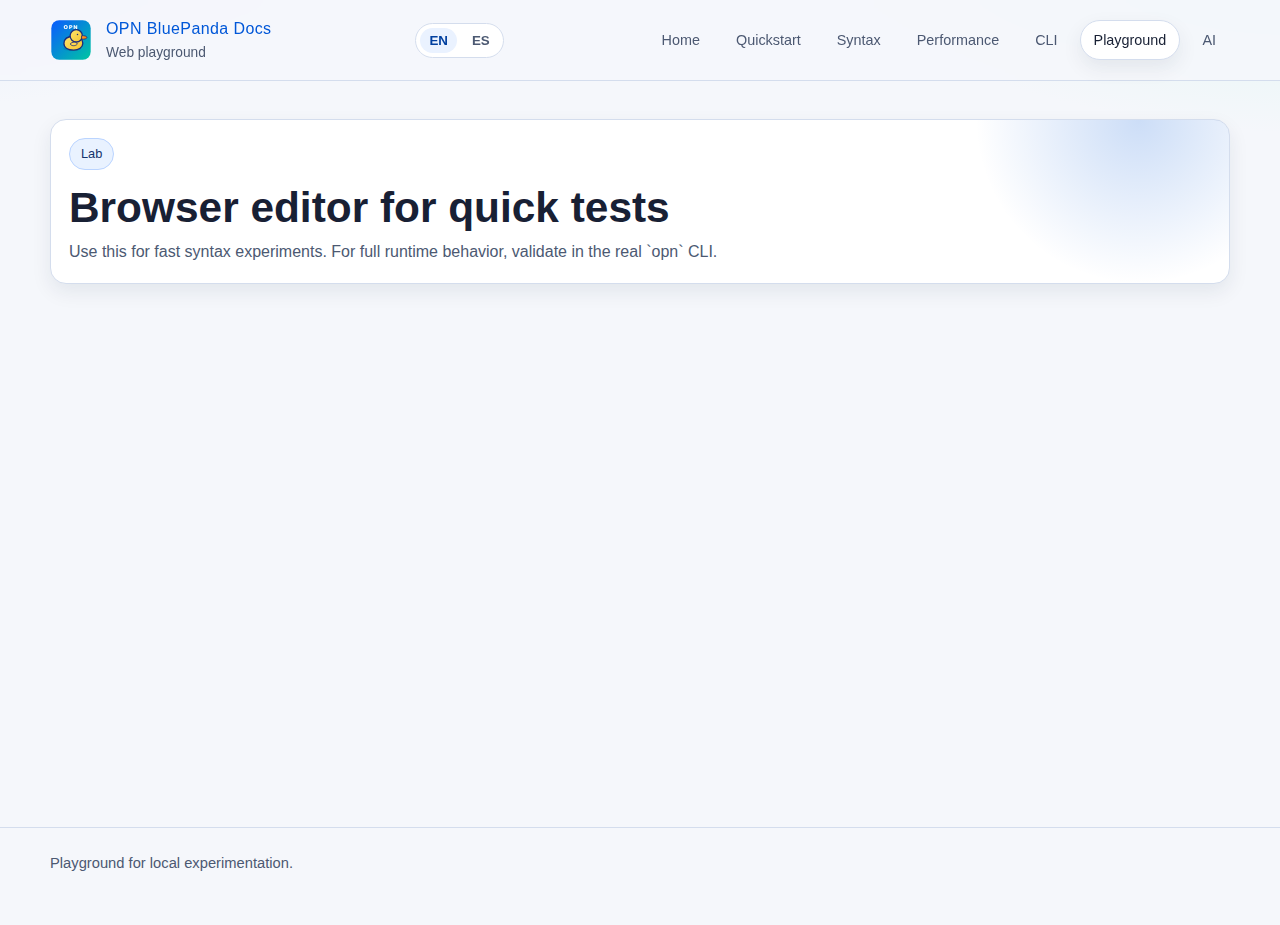
<file: docs/html/playground.html>
﻿<!doctype html>
<html lang="en">
<head>
  <meta charset="utf-8" />
  <meta name="viewport" content="width=device-width, initial-scale=1" />
  <title>OPN BluePanda Docs | Playground</title>
  <meta name="description" content="Browser playground for OPN BluePanda examples." />
  <link rel="icon" type="image/svg+xml" href="assets/logo-opn.svg" />
  <link rel="stylesheet" href="styles.css" />
</head>
<body>
  <div class="site-shell">
    <header class="topbar"><div class="container topbar-inner">
      <a class="brand" href="index.html"><img class="brand-icon" src="assets/logo-opn.svg" alt="OPN logo" /><div><p class="brand-title">OPN BluePanda Docs</p><p class="brand-subtitle" data-i18n="brand_subtitle">Web playground</p></div></a>
      <div class="topbar-actions"><div class="lang-toggle"><button type="button" data-lang-switch="en">EN</button><button type="button" data-lang-switch="es">ES</button></div><button class="menu-toggle" data-menu-toggle aria-expanded="false" aria-controls="main-nav" data-i18n="menu_btn">Menu</button></div>
      <nav id="main-nav" class="nav" data-main-nav><a href="index.html" data-i18n="nav_home">Home</a><a href="quickstart.html" data-i18n="nav_quickstart">Quickstart</a><a href="syntax.html" data-i18n="nav_syntax">Syntax</a><a href="performance.html" data-i18n="nav_perf">Performance</a><a href="cli.html">CLI</a><a href="playground.html" data-i18n="nav_playground">Playground</a><a href="ia-form.html" data-i18n="nav_ai">AI</a></nav>
    </div></header>

    <main class="page-main"><div class="container">
      <section class="hero"><article class="panel hero-panel"><span class="kicker" data-i18n="kicker">Lab</span><h1 class="page-title" data-i18n="title">Browser editor for quick tests</h1><p class="page-intro" data-i18n="intro">Use this for fast syntax experiments. For full runtime behavior, validate in the real `opn` CLI.</p></article></section>

      <section class="section">
        <div class="play-grid reveal">
          <article class="editor-shell">
            <div class="editor-head"><strong data-i18n="editor">Editor</strong><div class="editor-actions"><button class="btn-ghost" id="play-sample" data-i18n="sample">Change sample</button><button class="btn-ghost" id="play-run" data-i18n="run">Run</button></div></div>
            <textarea id="play-editor" class="play-textarea" spellcheck="false"></textarea>
          </article>
          <article>
            <div class="editor-head"><strong data-i18n="console">Console</strong><div class="editor-actions"><button class="btn-ghost" id="play-clear" data-i18n="clear">Clear</button></div></div>
            <div id="play-console" class="console"></div>
            <p class="small-muted" data-i18n="note">Subset only: variable declarations, print, simple loops and simple conditionals.</p>
          </article>
        </div>
      </section>
    </div></main>

    <footer class="footer"><div class="container" data-i18n="footer">Playground for local experimentation.</div></footer>
  </div>

  <script>
    window.OPN_I18N = {
      en: {
        brand_subtitle: 'Web playground', menu_btn: 'Menu', nav_home: 'Home', nav_quickstart: 'Quickstart', nav_syntax: 'Syntax', nav_perf: 'Performance', nav_playground: 'Playground', nav_ai: 'AI',
        kicker: 'Lab', title: 'Browser editor for quick tests', intro: 'Use this for fast syntax experiments. For full runtime behavior, validate in the real `opn` CLI.',
        editor: 'Editor', sample: 'Change sample', run: 'Run', console: 'Console', clear: 'Clear', note: 'Subset only: variable declarations, print, simple loops and simple conditionals.', footer: 'Playground for local experimentation.',
        copied: 'Copied', copy_error: 'Error'
      },
      es: {
        brand_subtitle: 'Playground web', menu_btn: 'Menu', nav_home: 'Inicio', nav_quickstart: 'Inicio rapido', nav_syntax: 'Sintaxis', nav_perf: 'Rendimiento', nav_playground: 'Playground', nav_ai: 'IA',
        kicker: 'Laboratorio', title: 'Editor web para pruebas rapidas', intro: 'Usalo para experimentar sintaxis. Para comportamiento completo, valida en el CLI real `opn`.',
        editor: 'Editor', sample: 'Cambiar ejemplo', run: 'Ejecutar', console: 'Consola', clear: 'Limpiar', note: 'Subconjunto: declaraciones de variable, print, bucles simples y condicionales simples.', footer: 'Playground para experimentacion local.',
        copied: 'Copiado', copy_error: 'Error'
      }
    };
  </script>
  <script src="js/main.js"></script>
  <script src="js/docs.js"></script>
  <script src="js/playground.js"></script>
</body>
</html>
</file>
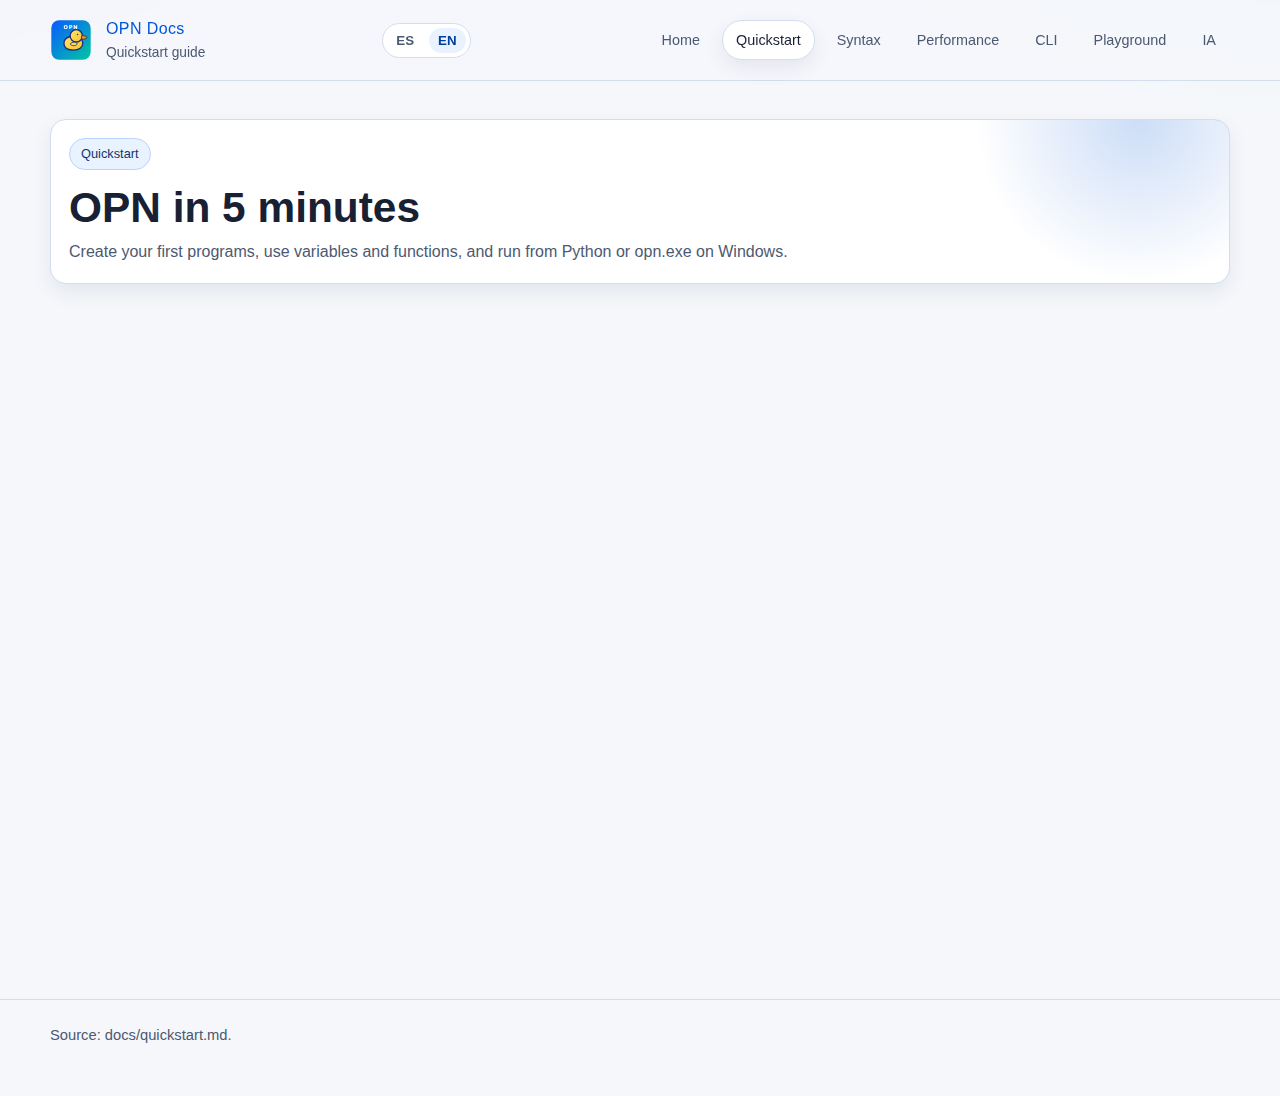
<file: docs/html/quickstart.html>
﻿<!doctype html>
<html lang="es">
<head>
  <meta charset="utf-8" />
  <meta name="viewport" content="width=device-width, initial-scale=1" />
  <title>OPN Docs | Quickstart</title>
  <meta name="description" content="Guia de inicio rapido OPN en 5 minutos." />
  <link rel="icon" type="image/svg+xml" href="assets/logo-opn.svg" />
  <link rel="stylesheet" href="styles.css" />
</head>
<body>
  <div class="site-shell">
    <header class="topbar">
      <div class="container topbar-inner">
        <a class="brand" href="index.html">
          <img class="brand-icon" src="assets/logo-opn.svg" alt="Logo OPN" />
          <div>
            <p class="brand-title">OPN Docs</p>
            <p class="brand-subtitle" data-i18n="brand_subtitle">Guia de inicio rapido</p>
          </div>
        </a>
        <div class="topbar-actions">
          <div class="lang-toggle"><button type="button" data-lang-switch="es">ES</button><button type="button" data-lang-switch="en">EN</button></div>
          <button class="menu-toggle" data-menu-toggle aria-expanded="false" aria-controls="main-nav" data-i18n="menu_btn">Menu</button>
        </div>
        <nav id="main-nav" class="nav" data-main-nav>
          <a href="index.html" data-i18n="nav_home">Inicio</a>
          <a href="quickstart.html">Quickstart</a>
          <a href="syntax.html" data-i18n="nav_syntax">Sintaxis</a>
          <a href="performance.html" data-i18n="nav_perf">Rendimiento</a>
          <a href="cli.html">CLI</a>
          <a href="playground.html" data-i18n="nav_playground">Playground</a>
          <a href="ia-form.html">IA</a>
        </nav>
      </div>
    </header>

    <main class="page-main">
      <div class="container">
        <section class="hero">
          <article class="panel hero-panel">
            <span class="kicker" data-i18n="kicker">Inicio rapido</span>
            <h1 class="page-title" data-i18n="title">OPN en 5 minutos</h1>
            <p class="page-intro" data-i18n="intro">Crea tus primeros programas, usa variables y funciones, y ejecuta desde Python o desde opn.exe en Windows.</p>
          </article>
        </section>

        <section class="section section-grid grid-2">
          <article class="card reveal">
            <h2 data-i18n="step1">Paso 1: primer archivo</h2>
            <p class="code-block-title">hola.opn</p>
            <pre id="q-code-1"><code>print("Hola, OPN!");</code></pre>
            <button class="btn-copy" data-copy-target="#q-code-1" data-i18n="copy">Copiar</button>
          </article>

          <article class="card reveal" data-command-group>
            <h2 data-i18n="run_title">Ejecucion</h2>
            <div class="command-tabs" data-command-tabs>
              <button class="command-tab is-active" data-tab-target="q-run-linux">Linux/macOS</button>
              <button class="command-tab" data-tab-target="q-run-windows">Windows</button>
            </div>
            <div id="q-run-linux" class="command-panel is-active"><pre><code>python opn2.py hola.opn</code></pre></div>
            <div id="q-run-windows" class="command-panel"><pre><code>.\opn.exe hola.opn</code></pre></div>
          </article>
        </section>

        <section class="section section-grid grid-2">
          <article class="card reveal">
            <h2 data-i18n="step2">Paso 2: variables</h2>
            <pre id="q-code-2"><code>var edad = 25;
var nombre = "Carlos";
var altura = 1.75;

print("Nombre: " + nombre);
print("Edad: " + edad);
print("Altura: " + altura + " metros");</code></pre>
            <button class="btn-copy" data-copy-target="#q-code-2" data-i18n="copy">Copiar</button>
          </article>

          <article class="card reveal">
            <h2 data-i18n="step3">Paso 3: funciones</h2>
            <pre id="q-code-3"><code>function suma(a, b) {
    return a + b;
}

print(suma(10, 20));</code></pre>
            <button class="btn-copy" data-copy-target="#q-code-3" data-i18n="copy">Copiar</button>
            <div class="callout" style="margin-top:12px;" data-i18n="tip">Para produccion: python opn2.py compile app.opn -o app.py</div>
          </article>
        </section>
      </div>
    </main>

    <footer class="footer"><div class="container" data-i18n="footer">Fuente: docs/quickstart.md.</div></footer>
  </div>

  <script>
    window.OPN_I18N = {
      es: {
        brand_subtitle: 'Guia de inicio rapido', menu_btn: 'Menu', nav_home: 'Inicio', nav_syntax: 'Sintaxis', nav_perf: 'Rendimiento', nav_playground: 'Playground',
        kicker: 'Inicio rapido', title: 'OPN en 5 minutos', intro: 'Crea tus primeros programas, usa variables y funciones, y ejecuta desde Python o desde opn.exe en Windows.',
        step1: 'Paso 1: primer archivo', run_title: 'Ejecucion', step2: 'Paso 2: variables', step3: 'Paso 3: funciones', copy: 'Copiar',
        tip: 'Para produccion: python opn2.py compile app.opn -o app.py', footer: 'Fuente: docs/quickstart.md.', copied: 'Copiado', copy_error: 'Error'
      },
      en: {
        brand_subtitle: 'Quickstart guide', menu_btn: 'Menu', nav_home: 'Home', nav_syntax: 'Syntax', nav_perf: 'Performance', nav_playground: 'Playground',
        kicker: 'Quickstart', title: 'OPN in 5 minutes', intro: 'Create your first programs, use variables and functions, and run from Python or opn.exe on Windows.',
        step1: 'Step 1: first file', run_title: 'Run', step2: 'Step 2: variables', step3: 'Step 3: functions', copy: 'Copy',
        tip: 'For production: python opn2.py compile app.opn -o app.py', footer: 'Source: docs/quickstart.md.', copied: 'Copied', copy_error: 'Error'
      }
    };
  </script>
  <script src="js/main.js"></script>
  <script src="js/docs.js"></script>
</body>
</html>
</file>
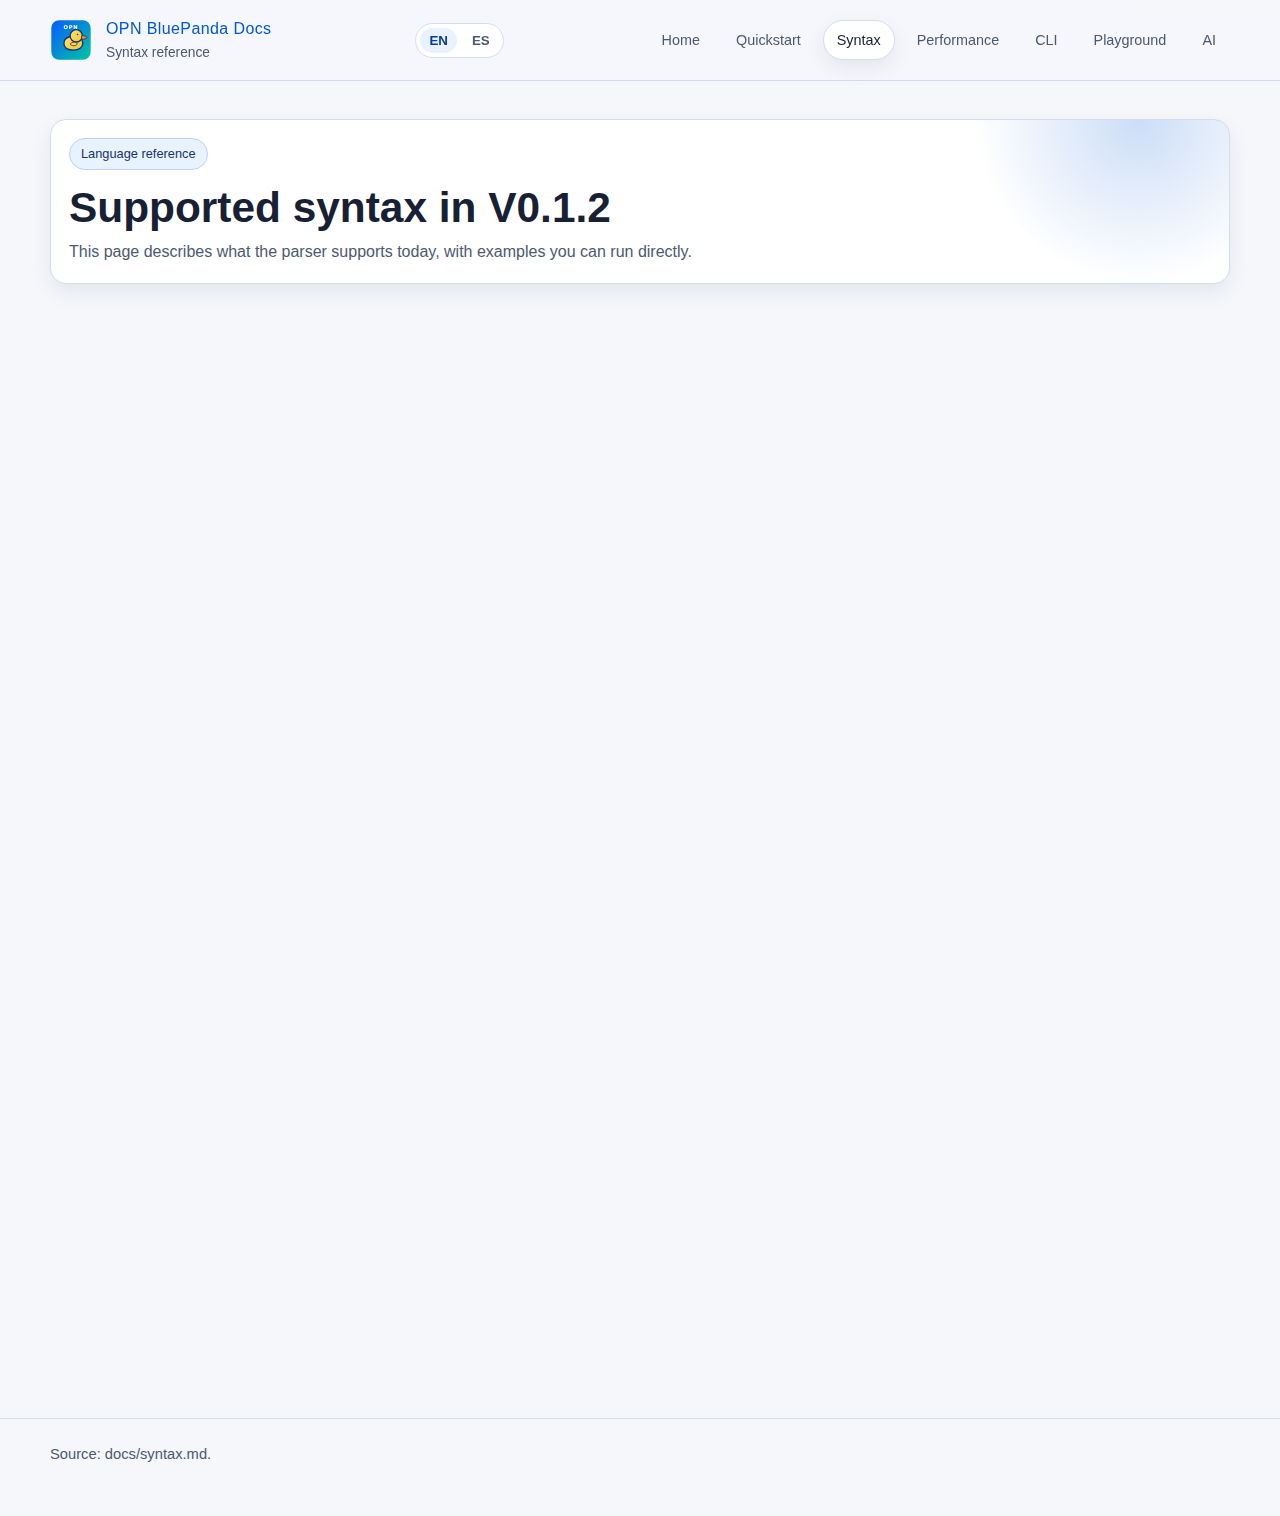
<file: docs/html/syntax.html>
﻿<!doctype html>
<html lang="en">
<head>
  <meta charset="utf-8" />
  <meta name="viewport" content="width=device-width, initial-scale=1" />
  <title>OPN BluePanda Docs | Syntax</title>
  <meta name="description" content="Syntax reference for OPN BluePanda." />
  <link rel="icon" type="image/svg+xml" href="assets/logo-opn.svg" />
  <link rel="stylesheet" href="styles.css" />
</head>
<body>
  <div class="site-shell">
    <header class="topbar"><div class="container topbar-inner">
      <a class="brand" href="index.html"><img class="brand-icon" src="assets/logo-opn.svg" alt="OPN logo" /><div><p class="brand-title">OPN BluePanda Docs</p><p class="brand-subtitle" data-i18n="brand_subtitle">Syntax reference</p></div></a>
      <div class="topbar-actions"><div class="lang-toggle"><button type="button" data-lang-switch="en">EN</button><button type="button" data-lang-switch="es">ES</button></div><button class="menu-toggle" data-menu-toggle aria-expanded="false" aria-controls="main-nav" data-i18n="menu_btn">Menu</button></div>
      <nav id="main-nav" class="nav" data-main-nav><a href="index.html" data-i18n="nav_home">Home</a><a href="quickstart.html" data-i18n="nav_quickstart">Quickstart</a><a href="syntax.html" data-i18n="nav_syntax">Syntax</a><a href="performance.html" data-i18n="nav_perf">Performance</a><a href="cli.html">CLI</a><a href="playground.html" data-i18n="nav_playground">Playground</a><a href="ia-form.html" data-i18n="nav_ai">AI</a></nav>
    </div></header>

    <main class="page-main"><div class="container">
      <section class="hero"><article class="panel hero-panel"><span class="kicker" data-i18n="kicker">Language reference</span><h1 class="page-title" data-i18n="title">Supported syntax in V0.1.2</h1><p class="page-intro" data-i18n="intro">This page describes what the parser supports today, with examples you can run directly.</p></article></section>

      <section class="section section-grid grid-2">
        <article class="card reveal"><h2 data-i18n="vars">Variables and literals</h2><pre id="s-code-1"><code>var name = "Ana";
var age = 25;
var active = true;
var items = [1, 2, 3];
var profile = {"name": "Ana", "age": 25};</code></pre><button class="btn-copy" data-copy-target="#s-code-1" data-i18n="copy">Copy</button></article>
        <article class="card reveal"><h2 data-i18n="ops">Operators</h2><ul class="list-clean"><li data-i18n="ops_1">Arithmetic: + - * / %</li><li data-i18n="ops_2">Comparison: == != < <= > >=</li><li data-i18n="ops_3">Logical: && || !</li></ul></article>
      </section>

      <section class="section section-grid grid-2">
        <article class="card reveal"><h2 data-i18n="flow">Control flow</h2><pre id="s-code-2"><code>if (age >= 18) {
  print("Adult");
} else {
  print("Minor");
}

for (var i = 0; i < 3; i = i + 1) {
  print(i);
}

while (age > 0) {
  age = age - 1;
}</code></pre><button class="btn-copy" data-copy-target="#s-code-2" data-i18n="copy">Copy</button></article>
        <article class="card reveal"><h2 data-i18n="functions">Functions, classes, imports</h2><pre id="s-code-3"><code>function sum(a, b) { return a + b; }

class Person {
  function init(name) { this.name = name; }
}

import pygame;
from math import sqrt;</code></pre><button class="btn-copy" data-copy-target="#s-code-3" data-i18n="copy">Copy</button></article>
      </section>

      <section class="section card reveal">
        <h2 data-i18n="notes_title">Notes</h2>
        <ul class="list-clean">
          <li data-i18n="note_1">Statements end with `;`.</li>
          <li data-i18n="note_2">Use braces for code blocks.</li>
          <li data-i18n="note_3">Some JavaScript-like features are intentionally not supported yet (for example `do...while`).</li>
        </ul>
      </section>
    </div></main>

    <footer class="footer"><div class="container" data-i18n="footer">Source: docs/syntax.md.</div></footer>
  </div>

  <script>
    window.OPN_I18N = {
      en: {
        brand_subtitle: 'Syntax reference', menu_btn: 'Menu', nav_home: 'Home', nav_quickstart: 'Quickstart', nav_syntax: 'Syntax', nav_perf: 'Performance', nav_playground: 'Playground', nav_ai: 'AI',
        kicker: 'Language reference', title: 'Supported syntax in V0.1.2', intro: 'This page describes what the parser supports today, with examples you can run directly.',
        vars: 'Variables and literals', ops: 'Operators', ops_1: 'Arithmetic: + - * / %', ops_2: 'Comparison: == != < <= > >=', ops_3: 'Logical: && || !',
        flow: 'Control flow', functions: 'Functions, classes, imports', copy: 'Copy', notes_title: 'Notes',
        note_1: 'Statements end with `;`.', note_2: 'Use braces for code blocks.', note_3: 'Some JavaScript-like features are intentionally not supported yet (for example `do...while`).',
        footer: 'Source: docs/syntax.md.', copied: 'Copied', copy_error: 'Error'
      },
      es: {
        brand_subtitle: 'Referencia de sintaxis', menu_btn: 'Menu', nav_home: 'Inicio', nav_quickstart: 'Inicio rapido', nav_syntax: 'Sintaxis', nav_perf: 'Rendimiento', nav_playground: 'Playground', nav_ai: 'IA',
        kicker: 'Referencia del lenguaje', title: 'Sintaxis soportada en V0.1.2', intro: 'Esta pagina describe lo que el parser soporta hoy con ejemplos ejecutables.',
        vars: 'Variables y literales', ops: 'Operadores', ops_1: 'Aritmeticos: + - * / %', ops_2: 'Comparacion: == != < <= > >=', ops_3: 'Logicos: && || !',
        flow: 'Control de flujo', functions: 'Funciones, clases, imports', copy: 'Copiar', notes_title: 'Notas',
        note_1: 'Las sentencias terminan con `;`.', note_2: 'Usa llaves para bloques de codigo.', note_3: 'Algunas features estilo JavaScript aun no estan soportadas (por ejemplo `do...while`).',
        footer: 'Fuente: docs/syntax.md.', copied: 'Copiado', copy_error: 'Error'
      }
    };
  </script>
  <script src="js/main.js"></script>
  <script src="js/docs.js"></script>
</body>
</html>
</file>
<file: docs/html/styles.css>
﻿@import url("css/variables.css");
@import url("css/base.css");
@import url("css/layout.css");
@import url("css/components.css");
@import url("css/animations.css");
</file>
